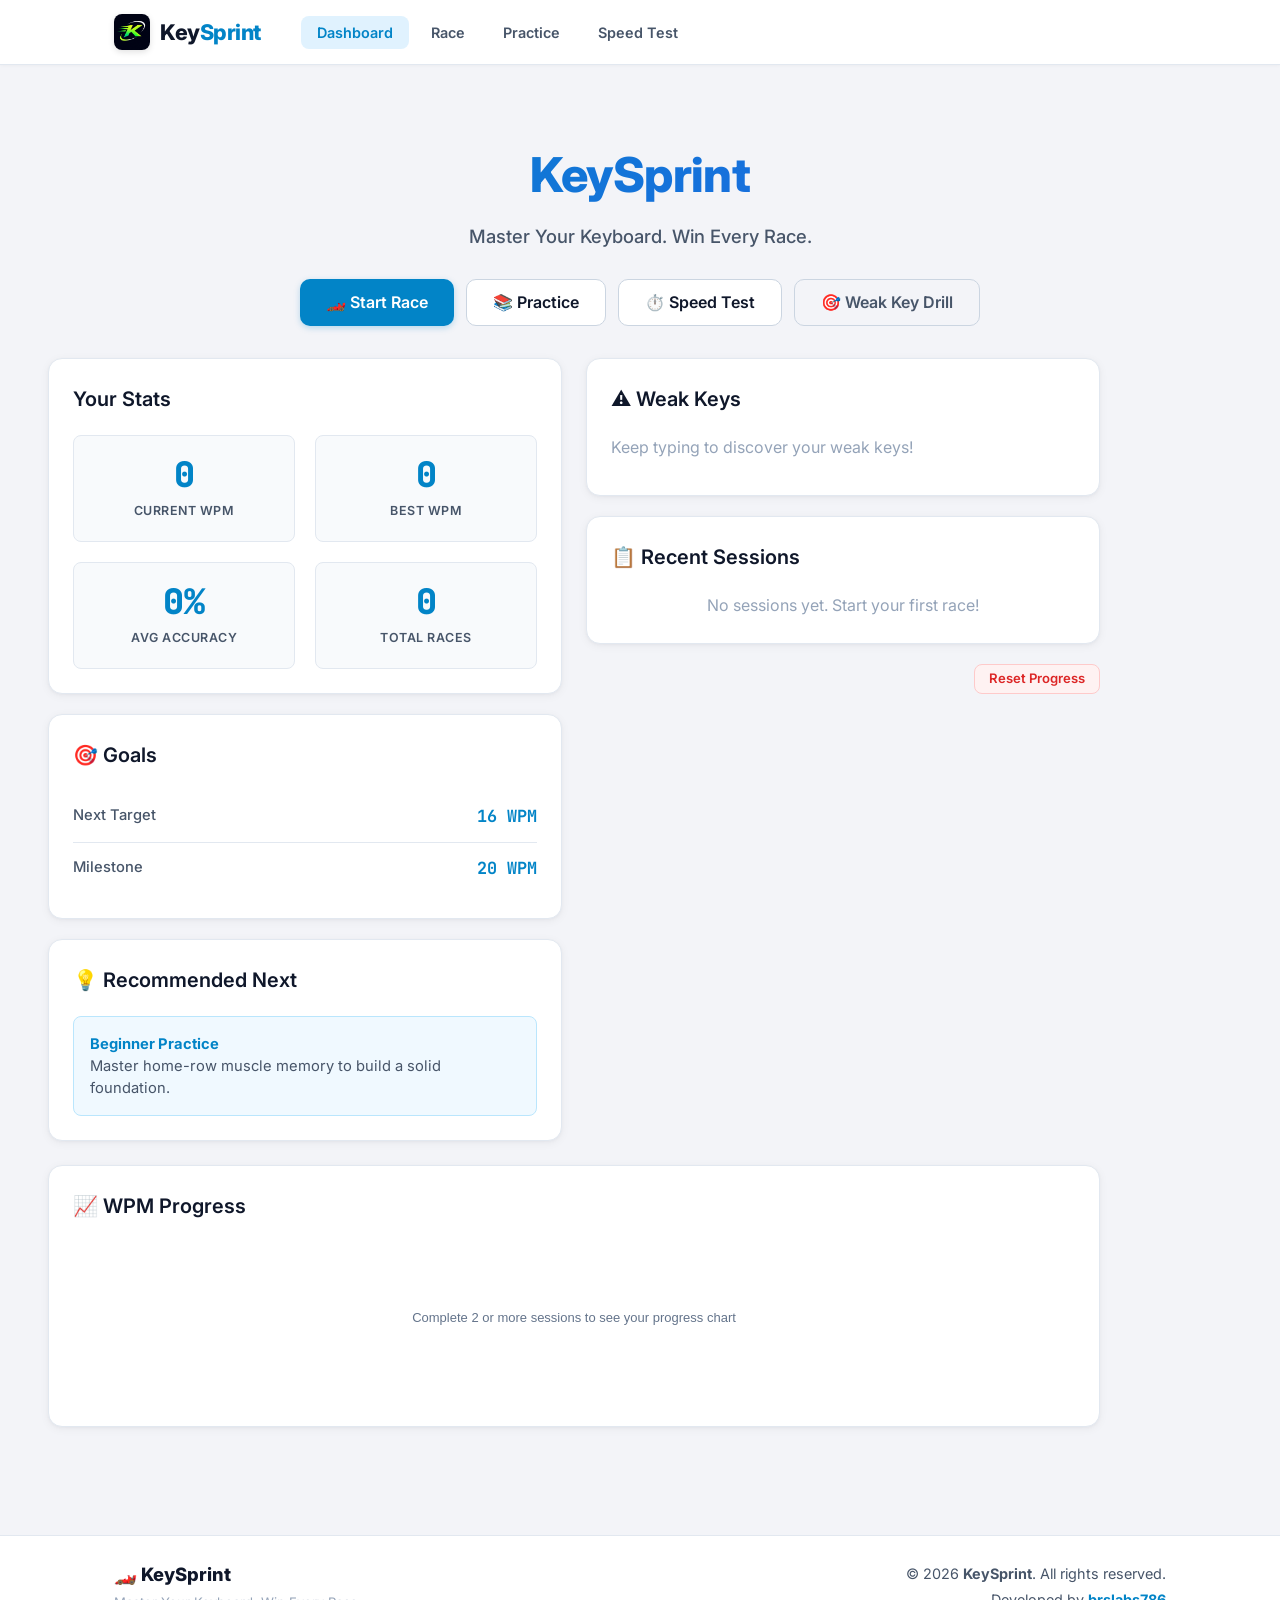
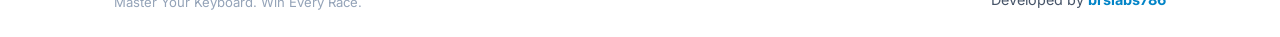
<file: index.html>
<!DOCTYPE html>
<html lang="en">
<head>
  <meta charset="UTF-8">
  <meta http-equiv="refresh" content="0; url=keysprint/">
  <title>KeySprint — Redirecting...</title>
  <link rel="icon" type="image/png" href="favicon.png">
  <link rel="apple-touch-icon" href="favicon.png">
  <script>window.location.href = "keysprint/";</script>
</head>
<body style="background:#f3f4f8;color:#0f172a;font-family:sans-serif;display:flex;align-items:center;justify-content:center;height:100vh;margin:0;">
  <p>Loading KeySprint... <a href="keysprint/" style="color:#0284c7;font-weight:600;">Click here if not redirected</a>.</p>
</body>
</html>
</file>
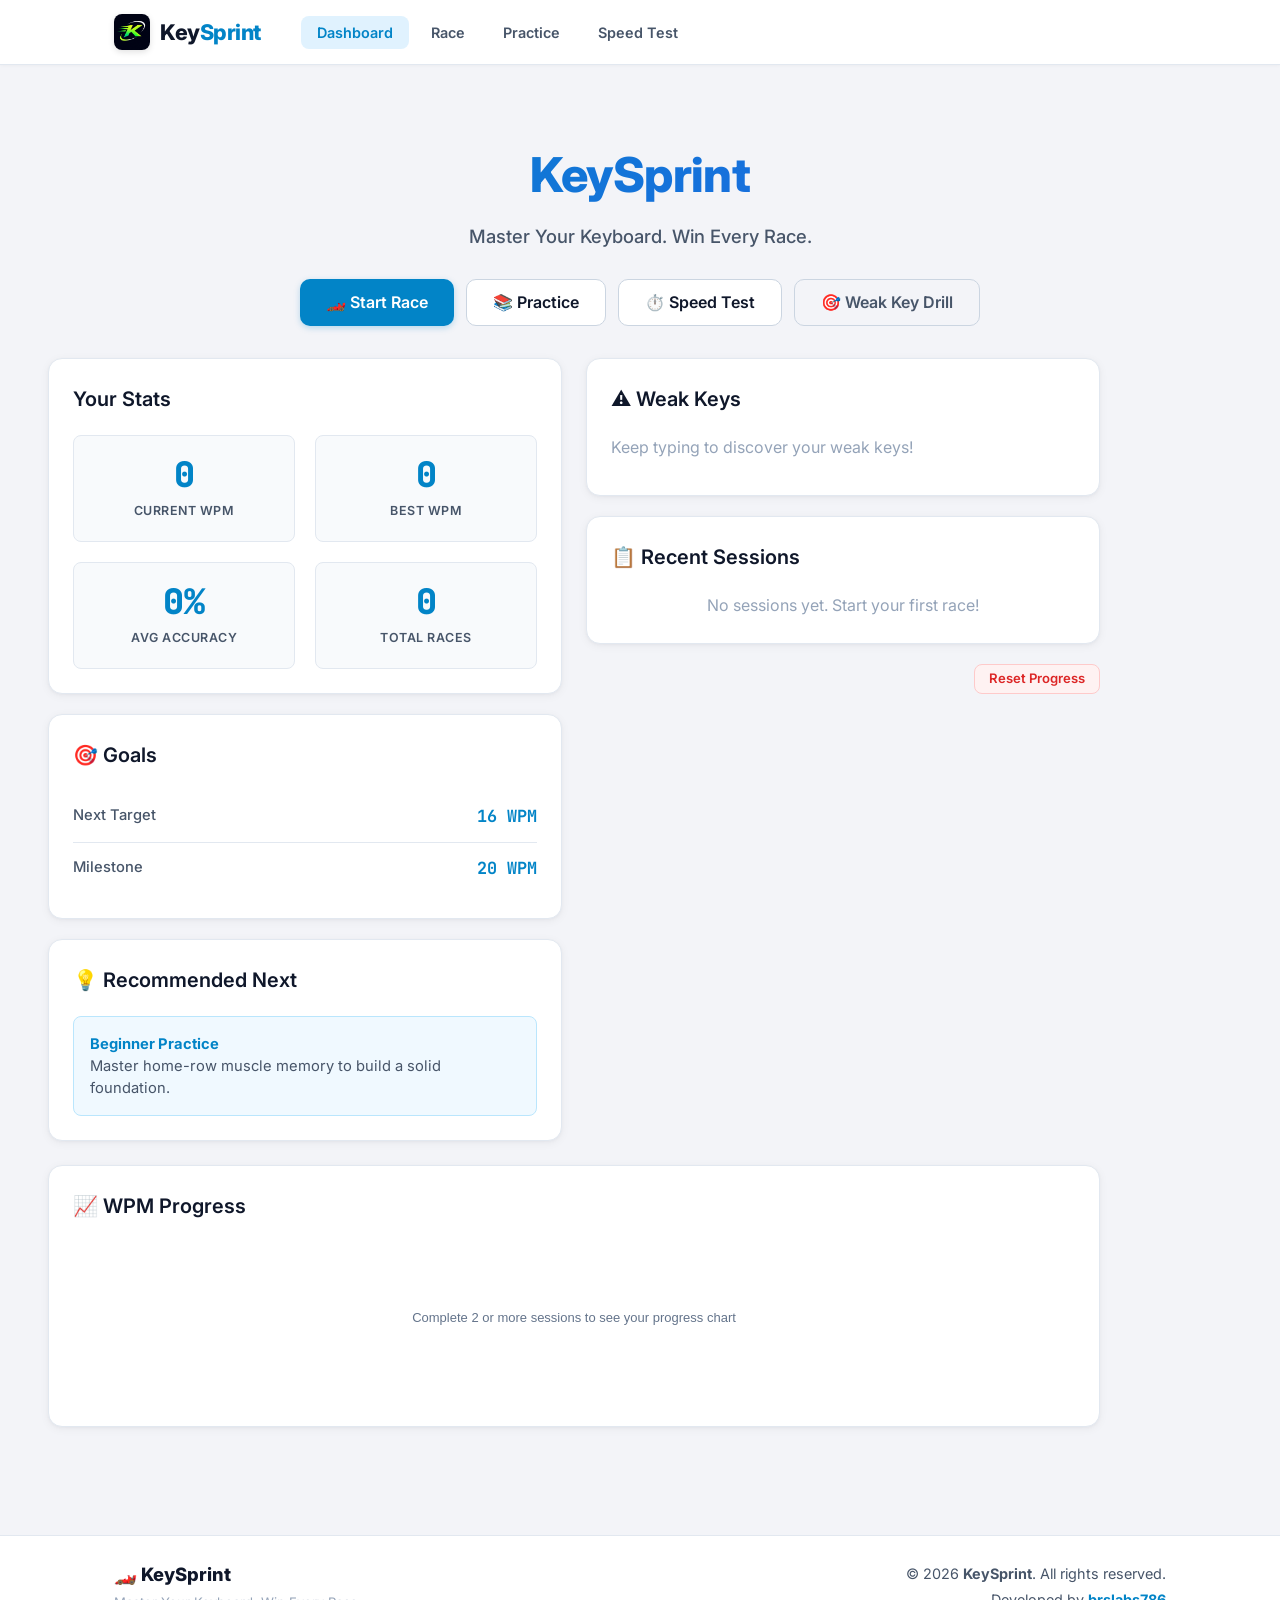
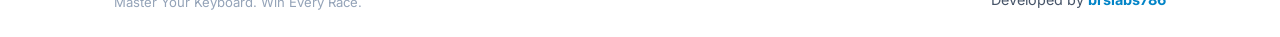
<file: keysprint/index.html>
<!DOCTYPE html>
<html lang="en">
<head>
  <meta charset="UTF-8" />
  <meta name="viewport" content="width=device-width, initial-scale=1.0" />
  <meta name="description" content="KeySprint — Master Your Keyboard. Win Every Race. A gamified typing speed trainer." />
  <title>KeySprint — Master Your Keyboard. Win Every Race.</title>

  <!-- Favicon -->
  <link rel="icon" type="image/png" sizes="32x32" href="favicon-32x32.png" />
  <link rel="icon" type="image/png" href="favicon.png" />
  <link rel="apple-touch-icon" href="favicon.png" />

  <!-- Fonts -->
  <link rel="preconnect" href="https://fonts.googleapis.com" />
  <link rel="preconnect" href="https://fonts.gstatic.com" crossorigin />
  <link href="https://fonts.googleapis.com/css2?family=JetBrains+Mono:wght@400;600;700&family=Inter:wght@400;500;600;700;800&display=swap" rel="stylesheet" />

  <!-- CSS -->
  <link rel="stylesheet" href="css/style.css?v=3" />
  <link rel="stylesheet" href="css/race.css?v=3" />
  <link rel="stylesheet" href="css/responsive.css?v=3" />

  <style>
    /* Inline critical — font override */
    body { font-family: 'Inter', 'Segoe UI', system-ui, sans-serif; }
    .passage-display, .typing-input, .key { font-family: 'JetBrains Mono', monospace; }
    .logo img, .logo-img, .brand-logo-img {
      width: 36px !important;
      height: 36px !important;
      max-width: 36px !important;
      max-height: 36px !important;
      border-radius: 8px !important;
      object-fit: cover !important;
      flex-shrink: 0 !important;
      display: inline-block !important;
    }
  </style>
</head>
<body>
<div id="app">

  <!-- ═══════════════════════════════════════════════════
       HEADER / NAV
  ════════════════════════════════════════════════════ -->
  <header>
    <div class="header-inner">
      <a class="logo" href="#" onclick="App.showView('dashboard'); App.renderDashboard(); return false;">
        <img src="favicon.png" alt="KeySprint Logo" class="logo-img brand-logo-img" width="36" height="36" style="width:36px;height:36px;max-width:36px;max-height:36px;object-fit:cover;border-radius:8px;flex-shrink:0;" />
        <span class="logo-name">Key<span>Sprint</span></span>
      </a>
      <nav>
        <button class="nav-btn active" id="nav-dashboard">Dashboard</button>
        <button class="nav-btn" id="nav-race">Race</button>
        <button class="nav-btn" id="nav-practice">Practice</button>
        <button class="nav-btn" id="nav-test">Speed Test</button>
      </nav>
    </div>
  </header>

  <!-- ═══════════════════════════════════════════════════
       VIEW: DASHBOARD
  ════════════════════════════════════════════════════ -->
  <div id="view-dashboard" class="view active">

    <!-- Hero -->
    <div class="dash-hero">
      <h1>KeySprint</h1>
      <p>Master Your Keyboard. Win Every Race.</p>
      <div class="dash-actions">
        <button class="btn btn-primary btn-lg" id="btn-start-race">🏎️ Start Race</button>
        <button class="btn btn-secondary btn-lg" id="btn-practice">📚 Practice</button>
        <button class="btn btn-secondary btn-lg" id="btn-typing-test">⏱️ Speed Test</button>
        <button class="btn btn-outline btn-lg" id="btn-adaptive">🎯 Weak Key Drill</button>
      </div>
    </div>

    <!-- Stats -->
    <div class="dash-grid container">
      <!-- Left column -->
      <div>
        <!-- Current stats -->
        <div class="card" style="margin-bottom:20px;">
          <div class="card-header">
            <h3>Your Stats</h3>
          </div>
          <div class="grid-2">
            <div class="stat-widget">
              <span class="stat-value" id="dash-current-wpm">0</span>
              <span class="stat-label">Current WPM</span>
            </div>
            <div class="stat-widget">
              <span class="stat-value" id="dash-best-wpm">0</span>
              <span class="stat-label">Best WPM</span>
            </div>
            <div class="stat-widget">
              <span class="stat-value" id="dash-accuracy">0%</span>
              <span class="stat-label">Avg Accuracy</span>
            </div>
            <div class="stat-widget">
              <span class="stat-value" id="dash-total-races">0</span>
              <span class="stat-label">Total Races</span>
            </div>
          </div>
        </div>

        <!-- Goals -->
        <div class="card" style="margin-bottom:20px;">
          <div class="card-header"><h3>🎯 Goals</h3></div>
          <div class="goal-item">
            <span class="goal-label">Next Target</span>
            <span class="goal-value"><span id="dash-next-target">16</span> WPM</span>
          </div>
          <div class="goal-item">
            <span class="goal-label">Milestone</span>
            <span class="goal-value"><span id="dash-milestone">20</span> WPM</span>
          </div>
        </div>

        <!-- Recommendation -->
        <div class="card">
          <div class="card-header"><h3>💡 Recommended Next</h3></div>
          <div class="recommendation-box" id="dash-recommendation">
            <strong>Start your first race!</strong><br>
            <span>Complete a session to get personalised recommendations.</span>
          </div>
        </div>
      </div>

      <!-- Right column -->
      <div>
        <!-- Weak keys -->
        <div class="card" style="margin-bottom:20px;">
          <div class="card-header"><h3>⚠️ Weak Keys</h3></div>
          <div id="dash-weak-keys" style="display:flex;gap:8px;flex-wrap:wrap;min-height:36px;">
            <span class="muted">Keep typing to discover your weak keys!</span>
          </div>
        </div>

        <!-- Recent history -->
        <div class="card" style="margin-bottom:20px;">
          <div class="card-header"><h3>📋 Recent Sessions</h3></div>
          <div id="dash-history">
            <p class="muted center">No sessions yet. Start your first race!</p>
          </div>
        </div>

        <!-- Reset -->
        <div style="text-align:right;">
          <button class="btn btn-danger btn-sm" id="btn-reset-stats">Reset Progress</button>
        </div>
      </div>
    </div>

    <!-- WPM Chart -->
    <div class="dash-chart-container container">
      <div class="card">
        <div class="card-header"><h3>📈 WPM Progress</h3></div>
        <div class="chart-canvas-wrap">
          <canvas id="dash-chart"></canvas>
        </div>
      </div>
    </div>

  </div><!-- /view-dashboard -->

  <!-- ═══════════════════════════════════════════════════
       VIEW: RACE
  ════════════════════════════════════════════════════ -->
  <div id="view-race" class="view">

    <!-- Setup bar -->
    <div class="race-setup container">
      <div class="race-setup-left">
        <h2>🏎️ Typing Race</h2>
        <p>Type the passage to advance your car. First to finish wins!</p>
      </div>
      <div class="race-setup-right">
        <label for="race-difficulty" style="color:var(--text-secondary);font-size:0.9rem;">Difficulty:</label>
        <select id="race-difficulty" class="difficulty-select">
          <option value="easy">Easy</option>
          <option value="medium" selected>Medium</option>
          <option value="hard">Hard</option>
        </select>
        <button class="btn btn-primary" id="btn-start-race-now">Start Race</button>
      </div>
    </div>

    <!-- Track -->
    <div class="race-track-container container" style="margin-left:24px;margin-right:24px;">
      <!-- Countdown overlay -->
      <div id="race-countdown" class="race-countdown-overlay">
        <div class="countdown-num">3</div>
      </div>

      <div class="track-road" id="race-track">
        <!-- Lane dividers -->
        <div class="lane-divider" style="top:69px;"></div>
        <div class="lane-divider" style="top:139px;"></div>
        <div class="lane-divider" style="top:209px;"></div>
        <!-- Start & finish lines -->
        <div class="start-line"></div>
        <div class="finish-line"></div>
      </div>
    </div>

    <!-- Active typing area -->
    <div id="race-active" style="display:none;" class="container" style="margin-top:0;">
      <div class="race-typing-area">
        <div class="race-top-bar">
          <div class="live-stats">
            <div class="live-stat">
              <span class="live-value" id="race-wpm">0</span>
              <span class="live-label">WPM</span>
            </div>
            <div class="live-stat">
              <span class="live-value" id="race-accuracy">100%</span>
              <span class="live-label">Accuracy</span>
            </div>
            <div class="live-stat">
              <span class="live-value" id="race-mistakes">0</span>
              <span class="live-label">Mistakes</span>
            </div>
          </div>
          <div class="race-controls">
            <button class="btn btn-outline btn-sm" id="btn-restart-race">↺ Restart</button>
          </div>
        </div>

        <!-- Progress bar -->
        <div class="progress-track" style="margin-bottom:16px;">
          <div class="progress-fill" id="race-progress-bar" style="width:0%;"></div>
        </div>

        <!-- Passage display -->
        <div class="passage-display" id="race-passage" aria-label="Passage to type"></div>

        <!-- Input -->
        <textarea
          id="race-input"
          class="typing-input"
          rows="2"
          placeholder="Start typing when the race begins…"
          disabled
          autocomplete="off"
          autocorrect="off"
          autocapitalize="off"
          spellcheck="false"
          aria-label="Typing input"
        ></textarea>
      </div>
    </div>

    <!-- Results -->
    <div id="race-results" style="display:none;"></div>

  </div><!-- /view-race -->

  <!-- ═══════════════════════════════════════════════════
       VIEW: PRACTICE
  ════════════════════════════════════════════════════ -->
  <div id="view-practice" class="view">

    <!-- Practice Menu -->
    <div id="practice-menu">
      <div class="page-title">
        <h2>📚 Practice Mode</h2>
      </div>
      <p class="page-subtitle">Build your typing skills step by step — from home row to advanced passages.</p>

      <!-- Beginner -->
      <div class="level-header">
        <span class="level-badge beginner">Beginner</span>
        <h3>Foundation Skills</h3>
      </div>
      <div id="practice-beginner"></div>

      <!-- Intermediate -->
      <div class="level-header">
        <span class="level-badge intermediate">Intermediate</span>
        <h3>Building Speed</h3>
      </div>
      <div id="practice-intermediate"></div>

      <!-- Advanced -->
      <div class="level-header">
        <span class="level-badge advanced">Advanced</span>
        <h3>Mastery Level</h3>
      </div>
      <div id="practice-advanced"></div>
    </div>

    <!-- Practice Session -->
    <div id="practice-session" style="display:none;">
      <div class="practice-header">
        <div>
          <h3 id="practice-lesson-title">Lesson</h3>
          <p class="practice-desc" id="practice-lesson-desc"></p>
        </div>
        <button class="btn btn-outline btn-sm" id="btn-back-practice">← Lessons</button>
      </div>

      <!-- Progress -->
      <div class="progress-track" style="margin-bottom:16px;">
        <div class="progress-fill" id="practice-progress-bar" style="width:0%;"></div>
      </div>

      <!-- Live stats -->
      <div class="live-stats" style="margin-bottom:16px;">
        <div class="live-stat">
          <span class="live-value" id="practice-wpm">0</span>
          <span class="live-label">WPM</span>
        </div>
        <div class="live-stat">
          <span class="live-value" id="practice-accuracy">100%</span>
          <span class="live-label">Accuracy</span>
        </div>
        <div class="live-stat">
          <span class="live-value" id="practice-mistakes">0</span>
          <span class="live-label">Mistakes</span>
        </div>
      </div>

      <!-- Passage -->
      <div class="passage-display" id="practice-display" style="margin-bottom:12px;"></div>

      <!-- Input -->
      <textarea
        id="practice-input"
        class="typing-input"
        rows="2"
        placeholder="Start typing…"
        autocomplete="off"
        autocorrect="off"
        autocapitalize="off"
        spellcheck="false"
        aria-label="Typing input"
      ></textarea>

      <!-- Visual keyboard -->
      <div id="practice-keyboard"></div>
    </div>

    <!-- Practice Results -->
    <div id="practice-results" style="display:none;"></div>

  </div><!-- /view-practice -->

  <!-- ═══════════════════════════════════════════════════
       VIEW: TYPING TEST
  ════════════════════════════════════════════════════ -->
  <div id="view-test" class="view">

    <!-- Setup -->
    <div id="test-setup">
      <div class="page-title" style="justify-content:center;">
        <h2>⏱️ Typing Speed Test</h2>
      </div>
      <p class="page-subtitle" style="text-align:center;">
        Choose a duration and start typing. WPM = (Correct characters ÷ 5) ÷ elapsed minutes.
      </p>

      <div class="card test-setup-card">
        <h3 style="margin-bottom:8px;">Select Duration</h3>
        <p style="font-size:0.9rem;">Timer starts the moment you begin typing.</p>
        <div class="test-duration-btns">
          <button class="test-duration-btn btn" id="btn-test-30">
            <span class="dur-num">30</span>
            <span class="dur-label">seconds</span>
          </button>
          <button class="test-duration-btn btn" id="btn-test-60">
            <span class="dur-num">60</span>
            <span class="dur-label">seconds</span>
          </button>
        </div>
      </div>
    </div>

    <!-- Active test -->
    <div id="test-active" style="display:none;">
      <div class="test-header">
        <div>
          <div class="test-timer-display" id="test-time">60</div>
          <div style="font-size:0.8rem;color:var(--text-muted);margin-top:2px;">seconds remaining</div>
        </div>
        <div class="live-stats">
          <div class="live-stat">
            <span class="live-value" id="test-wpm">0</span>
            <span class="live-label">WPM</span>
          </div>
          <div class="live-stat">
            <span class="live-value" id="test-accuracy">100%</span>
            <span class="live-label">Accuracy</span>
          </div>
          <div class="live-stat">
            <span class="live-value" id="test-correct">0</span>
            <span class="live-label">Correct</span>
          </div>
          <div class="live-stat">
            <span class="live-value" id="test-incorrect">0</span>
            <span class="live-label">Errors</span>
          </div>
        </div>
      </div>

      <!-- Passage -->
      <div class="passage-display" id="test-display" style="margin-bottom:12px;"></div>

      <!-- Input -->
      <textarea
        id="test-input"
        class="typing-input"
        rows="2"
        placeholder="Start typing to begin the test…"
        autocomplete="off"
        autocorrect="off"
        autocapitalize="off"
        spellcheck="false"
        aria-label="Typing input"
      ></textarea>
    </div>

    <!-- Results -->
    <div id="test-results" style="display:none;"></div>

  </div><!-- /view-test -->

  <!-- ═══════════════════════════════════════════════════
       FOOTER
  ════════════════════════════════════════════════════ -->
  <footer class="app-footer">
    <div class="footer-inner">
      <div class="footer-left">
        <span class="footer-logo">🏎️ KeySprint</span>
        <span class="footer-tagline">Master Your Keyboard. Win Every Race.</span>
      </div>
      <div class="footer-right">
        <p>© 2026 <strong>KeySprint</strong>. All rights reserved.</p>
        <p class="footer-credit">Developed by <a href="https://github.com/brslabs786" target="_blank" rel="noopener noreferrer">brslabs786</a></p>
      </div>
    </div>
  </footer>

</div><!-- /app -->

<!-- ── Scripts (order matters) ──────────────────────────── -->
<script src="js/storage.js"></script>
<script src="js/typing-engine.js"></script>
<script src="js/adaptive-learning.js"></script>
<script src="js/statistics.js"></script>
<script src="js/race.js"></script>
<script src="js/practice.js"></script>
<script src="js/app.js"></script>

</body>
</html>
</file>
<file: keysprint/css/style.css>
/* ══════════════════════════════════════════════════════════
   style.css — Base styles, design tokens, shared components
   Theme: Modern Clean White & Light Gray Combination
══════════════════════════════════════════════════════════ */

/* ── Design Tokens ──────────────────────────────────────── */
:root {
  --bg-deep:       #f3f4f8; /* Soft light gray background */
  --bg-panel:      #ffffff; /* Crisp pure white */
  --bg-card:       #ffffff; /* Clean white card */
  --bg-elevated:   #f8fafc; /* Very light slate-gray */
  --border:        #e2e8f0; /* Subtle light gray border */
  --border-bright: #cbd5e1; /* Clear defined border */

  --accent:        #0284c7; /* Vibrant racing sky-blue */
  --accent-hover:  #0369a1;
  --accent-glow:   rgba(2, 132, 199, 0.12);
  --accent2:       #e11d48; /* Racing crimson */
  --accent3:       #d97706; /* Racing amber/gold */
  --accent4:       #16a34a; /* Racing emerald green */
  --success:       #16a34a; /* Vibrant green */
  --danger:        #dc2626; /* Vibrant red */
  --warning:       #d97706; /* Warm amber */

  --text-primary:  #0f172a; /* Slate 900 - high contrast readability */
  --text-secondary:#475569; /* Slate 600 */
  --text-muted:    #94a3b8; /* Slate 400 */

  --font-main:     'Inter', -apple-system, BlinkMacSystemFont, 'Segoe UI', Roboto, sans-serif;
  --font-mono:     'JetBrains Mono', 'Fira Code', 'Consolas', monospace;

  --radius-sm:     8px;
  --radius-md:     14px;
  --radius-lg:     20px;

  --shadow-card:   0 2px 10px rgba(15, 23, 42, 0.05), 0 1px 3px rgba(15, 23, 42, 0.03);
  --shadow-glow:   0 0 15px rgba(2, 132, 199, 0.15);

  --transition:    all 0.2s ease;
}

/* ── Reset & Base ───────────────────────────────────────── */
*, *::before, *::after { box-sizing: border-box; margin: 0; padding: 0; }

html { font-size: 16px; scroll-behavior: smooth; }

body {
  font-family: var(--font-main);
  background: var(--bg-deep);
  color: var(--text-primary);
  min-height: 100vh;
  line-height: 1.6;
  overflow-x: hidden;
  -webkit-font-smoothing: antialiased;
}

/* ── Typography ─────────────────────────────────────────── */
h1 { font-size: 2.3rem; font-weight: 800; letter-spacing: -0.6px; color: var(--text-primary); }
h2 { font-size: 1.6rem; font-weight: 700; letter-spacing: -0.4px; color: var(--text-primary); }
h3 { font-size: 1.25rem; font-weight: 600; color: var(--text-primary); }
h4 { font-size: 1rem; font-weight: 600; color: var(--text-primary); }
p  { color: var(--text-secondary); }
.muted { color: var(--text-muted); }
.center { text-align: center; }

/* ── Layout ─────────────────────────────────────────────── */
#app {
  display: flex;
  flex-direction: column;
  min-height: 100vh;
}

.view { display: none; flex: 1; }
.view.active { display: block; animation: fadeIn 0.22s ease-out; }

@keyframes fadeIn {
  from { opacity: 0; transform: translateY(6px); }
  to   { opacity: 1; transform: translateY(0); }
}

.container {
  max-width: 1100px;
  margin: 0 auto;
  padding: 0 24px;
}

.section {
  padding: 32px 0;
}

/* ── Top Navigation ─────────────────────────────────────── */
header {
  background: var(--bg-panel);
  border-bottom: 1px solid var(--border);
  position: sticky;
  top: 0;
  z-index: 100;
  box-shadow: 0 1px 3px rgba(0, 0, 0, 0.03);
}

.header-inner {
  display: flex;
  align-items: center;
  gap: 20px;
  height: 64px;
  max-width: 1100px;
  margin: 0 auto;
  padding: 0 24px;
}

.logo {
  display: flex;
  align-items: center;
  gap: 10px;
  text-decoration: none;
  flex-shrink: 0;
}

.logo-icon {
  width: 36px;
  height: 36px;
  background: linear-gradient(135deg, var(--accent), #38bdf8);
  border-radius: 10px;
  display: flex;
  align-items: center;
  justify-content: center;
  font-size: 18px;
  box-shadow: 0 2px 6px rgba(2, 132, 199, 0.3);
}

.logo img,
.logo-img,
.brand-logo-img {
  width: 36px !important;
  height: 36px !important;
  max-width: 36px !important;
  max-height: 36px !important;
  border-radius: 8px !important;
  object-fit: cover !important;
  box-shadow: 0 2px 6px rgba(0, 0, 0, 0.12);
  display: inline-block !important;
  flex-shrink: 0 !important;
}

.logo-name {
  font-size: 1.35rem;
  font-weight: 800;
  color: var(--text-primary);
  letter-spacing: -0.5px;
}

.logo-name span { color: var(--accent); }

nav {
  display: flex;
  gap: 6px;
  flex: 1;
  margin-left: 20px;
}

.nav-btn {
  background: transparent;
  border: none;
  color: var(--text-secondary);
  padding: 8px 16px;
  border-radius: var(--radius-sm);
  cursor: pointer;
  font-size: 0.9rem;
  font-weight: 600;
  transition: var(--transition);
  font-family: var(--font-main);
}

.nav-btn:hover {
  background: var(--bg-elevated);
  color: var(--text-primary);
}

.nav-btn.active {
  background: #e0f2fe;
  color: var(--accent);
}

/* ── Cards ──────────────────────────────────────────────── */
.card {
  background: var(--bg-card);
  border: 1px solid var(--border);
  border-radius: var(--radius-md);
  padding: 24px;
  box-shadow: var(--shadow-card);
}

.card-header {
  display: flex;
  align-items: center;
  justify-content: space-between;
  margin-bottom: 20px;
}

/* ── Buttons ────────────────────────────────────────────── */
.btn {
  display: inline-flex;
  align-items: center;
  gap: 8px;
  padding: 10px 22px;
  border-radius: var(--radius-sm);
  border: none;
  cursor: pointer;
  font-family: var(--font-main);
  font-size: 0.92rem;
  font-weight: 600;
  transition: var(--transition);
  text-decoration: none;
  line-height: 1.2;
}

.btn:disabled { opacity: 0.4; cursor: not-allowed; }

.btn-primary {
  background: var(--accent);
  color: #ffffff;
  box-shadow: 0 2px 6px rgba(2, 132, 199, 0.25);
}
.btn-primary:hover:not(:disabled) {
  background: var(--accent-hover);
  transform: translateY(-1px);
  box-shadow: 0 4px 12px rgba(2, 132, 199, 0.35);
}

.btn-secondary {
  background: #ffffff;
  color: var(--text-primary);
  border: 1px solid var(--border-bright);
}
.btn-secondary:hover:not(:disabled) {
  background: var(--bg-elevated);
  border-color: var(--accent);
  color: var(--accent);
}

.btn-outline {
  background: transparent;
  border: 1px solid var(--border-bright);
  color: var(--text-secondary);
}
.btn-outline:hover:not(:disabled) {
  border-color: var(--text-secondary);
  color: var(--text-primary);
  background: var(--bg-elevated);
}

.btn-danger {
  background: #fef2f2;
  color: var(--danger);
  border: 1px solid #fecaca;
}
.btn-danger:hover:not(:disabled) {
  background: #fee2e2;
}

.btn-sm { padding: 6px 14px; font-size: 0.82rem; }
.btn-lg { padding: 13px 26px; font-size: 1rem; border-radius: 10px; }

/* ── Stat Widgets ───────────────────────────────────────── */
.stat-widget {
  background: var(--bg-elevated);
  border: 1px solid var(--border);
  border-radius: var(--radius-sm);
  padding: 20px 16px;
  text-align: center;
  transition: var(--transition);
}

.stat-widget:hover {
  border-color: var(--accent);
  box-shadow: 0 2px 8px rgba(2, 132, 199, 0.08);
}

.stat-widget .stat-value {
  display: block;
  font-size: 2.2rem;
  font-weight: 800;
  color: var(--accent);
  line-height: 1.1;
  font-family: var(--font-mono);
}

.stat-widget .stat-label {
  display: block;
  font-size: 0.78rem;
  color: var(--text-secondary);
  text-transform: uppercase;
  letter-spacing: 0.5px;
  margin-top: 6px;
  font-weight: 600;
}

/* ── Passage Display ────────────────────────────────────── */
.passage-display {
  font-family: var(--font-mono);
  font-size: 1.15rem;
  line-height: 2;
  letter-spacing: 0.02em;
  padding: 20px;
  background: #ffffff;
  border: 1px solid var(--border-bright);
  border-radius: var(--radius-sm);
  min-height: 90px;
  word-break: break-word;
  user-select: none;
  box-shadow: inset 0 1px 3px rgba(0,0,0,0.02);
}

.char {
  position: relative;
  transition: color 0.05s ease, background-color 0.05s ease;
}

/* Correct: Vibrant clear green */
.char.correct {
  color: #16a34a;
  font-weight: 600;
}

/* Incorrect: Exact character that was mistyped is red */
.char.incorrect {
  color: #dc2626;
  background: #fee2e2;
  border-radius: 3px;
  padding: 0 1px;
  font-weight: 700;
}

/* Active cursor */
.char.active {
  color: var(--text-primary);
  background: rgba(2, 132, 199, 0.2);
  border-radius: 3px;
  padding: 0 1px;
  animation: blink-cursor 1s step-start infinite;
}

.char.pending {
  color: #94a3b8;
}

@keyframes blink-cursor {
  50% { background: rgba(2, 132, 199, 0.08); }
}

/* ── Typing Input ───────────────────────────────────────── */
.typing-input {
  width: 100%;
  background: #ffffff;
  border: 2px solid var(--border-bright);
  border-radius: var(--radius-sm);
  color: var(--text-primary);
  font-family: var(--font-mono);
  font-size: 1.05rem;
  padding: 14px 18px;
  resize: none;
  outline: none;
  transition: var(--transition);
  margin-top: 12px;
  box-shadow: 0 1px 2px rgba(0,0,0,0.03);
}

.typing-input:focus {
  border-color: var(--accent);
  box-shadow: 0 0 0 3px rgba(2, 132, 199, 0.15);
}

.typing-input:disabled {
  background: var(--bg-elevated);
  opacity: 0.6;
  cursor: not-allowed;
}

/* ── Progress Bar ───────────────────────────────────────── */
.progress-track {
  background: #e2e8f0;
  border-radius: 100px;
  height: 8px;
  overflow: hidden;
}

.progress-fill {
  height: 100%;
  border-radius: 100px;
  background: linear-gradient(90deg, var(--accent), #38bdf8);
  transition: width 0.25s ease;
  min-width: 2px;
}

/* ── Live Stats Row ─────────────────────────────────────── */
.live-stats {
  display: flex;
  gap: 14px;
  flex-wrap: wrap;
}

.live-stat {
  background: var(--bg-elevated);
  border: 1px solid var(--border);
  border-radius: var(--radius-sm);
  padding: 10px 16px;
  display: flex;
  flex-direction: column;
  align-items: center;
  min-width: 76px;
}

.live-stat .live-value {
  font-size: 1.5rem;
  font-weight: 800;
  color: var(--accent);
  line-height: 1;
  font-family: var(--font-mono);
}

.live-stat .live-label {
  font-size: 0.72rem;
  color: var(--text-secondary);
  text-transform: uppercase;
  letter-spacing: 0.5px;
  margin-top: 4px;
  font-weight: 600;
}

/* ── Key Chips ──────────────────────────────────────────── */
.key-chip {
  display: inline-flex;
  align-items: center;
  flex-direction: column;
  gap: 2px;
  padding: 6px 12px;
  border-radius: 6px;
  font-family: var(--font-mono);
  font-size: 0.9rem;
  font-weight: 700;
  min-width: 40px;
  text-align: center;
}

.key-chip.bad {
  background: #fef2f2;
  border: 1px solid #fecaca;
  color: var(--danger);
}

.key-chip small {
  font-size: 0.7rem;
  font-weight: 500;
  color: var(--text-secondary);
}

/* ── Badges ─────────────────────────────────────────────── */
.badge {
  display: inline-flex;
  align-items: center;
  gap: 4px;
  padding: 6px 14px;
  border-radius: 100px;
  font-size: 0.85rem;
  font-weight: 700;
}

.badge-gold {
  background: #fef3c7;
  color: #92400e;
  border: 1px solid #fde68a;
}

/* ── Results Card (shared) ──────────────────────────────── */
.results-card {
  max-width: 640px;
  margin: 40px auto;
  background: #ffffff;
  border: 1px solid var(--border);
  border-radius: var(--radius-lg);
  padding: 36px;
  box-shadow: 0 10px 30px rgba(15, 23, 42, 0.08);
  animation: slideUp 0.35s ease-out;
}

@keyframes slideUp {
  from { transform: translateY(16px); opacity: 0; }
  to   { transform: translateY(0); opacity: 1; }
}

.results-header {
  text-align: center;
  margin-bottom: 28px;
}

.results-header h2 { font-size: 1.85rem; margin-bottom: 8px; }

.result-position-badge {
  display: inline-block;
  padding: 6px 18px;
  border-radius: 100px;
  font-weight: 700;
  font-size: 1rem;
  margin-top: 8px;
}
.result-position-badge.pos-1 { background: #fef3c7; color: #92400e; border: 1px solid #fde68a; }
.result-position-badge.pos-2 { background: #f1f5f9; color: #475569; border: 1px solid #cbd5e1; }
.result-position-badge.pos-3 { background: #ffedd5; color: #9a3412; border: 1px solid #fed7aa; }
.result-position-badge.pos-4 { background: #f8fafc; color: #64748b; border: 1px solid #e2e8f0; }

.results-stats {
  display: grid;
  grid-template-columns: repeat(4, 1fr);
  gap: 12px;
  margin-bottom: 24px;
}

.result-stat {
  background: var(--bg-elevated);
  border-radius: var(--radius-sm);
  padding: 16px 8px;
  text-align: center;
  border: 1px solid var(--border);
}

.result-stat .stat-value {
  display: block;
  font-size: 1.7rem;
  font-weight: 800;
  color: var(--accent);
  font-family: var(--font-mono);
}

.result-stat .stat-label {
  font-size: 0.75rem;
  color: var(--text-secondary);
  text-transform: uppercase;
  letter-spacing: 0.5px;
  font-weight: 600;
  margin-top: 2px;
}

.results-comparison {
  display: grid;
  grid-template-columns: 1fr 1fr 1.3fr;
  gap: 12px;
  background: var(--bg-elevated);
  border: 1px solid var(--border);
  border-radius: var(--radius-sm);
  padding: 14px 18px;
  margin-bottom: 20px;
  align-items: center;
}

.comp-item {
  display: flex;
  flex-direction: column;
  gap: 2px;
}

.comp-label {
  font-size: 0.72rem;
  color: var(--text-secondary);
  text-transform: uppercase;
  letter-spacing: 0.5px;
  font-weight: 600;
}

.comp-val {
  font-size: 1.15rem;
  font-weight: 700;
  color: var(--text-primary);
  font-family: var(--font-mono);
}

.comp-val.accent {
  color: var(--accent);
}

.trend-pill {
  display: inline-flex;
  align-items: center;
  font-size: 0.8rem;
  font-weight: 700;
  padding: 4px 10px;
  border-radius: 6px;
  width: fit-content;
}

.trend-up {
  background: #dcfce7;
  color: #15803d;
  border: 1px solid #bbf7d0;
}

.trend-down {
  background: #fee2e2;
  color: #b91c1c;
  border: 1px solid #fecaca;
}

.trend-neutral {
  background: #f1f5f9;
  color: var(--text-secondary);
  border: 1px solid #e2e8f0;
}

.results-progress {
  display: flex;
  justify-content: space-around;
  padding: 16px;
  background: var(--bg-elevated);
  border: 1px solid var(--border);
  border-radius: var(--radius-sm);
  margin-bottom: 20px;
}

.progress-item {
  display: flex;
  flex-direction: column;
  align-items: center;
  gap: 4px;
  font-size: 0.85rem;
  color: var(--text-secondary);
}

.progress-item strong { color: var(--text-primary); font-size: 1.05rem; }

.weak-keys-summary {
  background: var(--bg-elevated);
  border: 1px solid var(--border);
  border-radius: var(--radius-sm);
  padding: 14px 18px;
  margin-bottom: 20px;
}

.weak-keys-summary h4 { font-size: 0.88rem; color: var(--text-primary); margin-bottom: 10px; }

.weak-key-chips {
  display: flex;
  gap: 8px;
  flex-wrap: wrap;
}

.result-recommendation {
  background: #f0f9ff;
  border: 1px solid #bae6fd;
  border-radius: var(--radius-sm);
  padding: 14px 18px;
  margin-bottom: 24px;
}

.result-recommendation .rec-title {
  font-size: 0.72rem;
  color: var(--accent);
  text-transform: uppercase;
  letter-spacing: 0.5px;
  font-weight: 700;
  margin-bottom: 4px;
}

.result-recommendation strong {
  color: var(--text-primary);
  font-size: 0.95rem;
  display: block;
}

.result-recommendation p {
  font-size: 0.85rem;
  color: var(--text-secondary);
  margin-top: 2px;
}

.results-actions {
  display: flex;
  gap: 12px;
  flex-wrap: wrap;
  justify-content: center;
}

/* ── History rows ───────────────────────────────────────── */
.history-row {
  display: flex;
  align-items: center;
  gap: 12px;
  padding: 12px 0;
  border-bottom: 1px solid var(--border);
  font-size: 0.92rem;
}

.history-row:last-child { border-bottom: none; }
.history-icon { font-size: 1.15rem; }
.history-info { flex: 1; color: var(--text-secondary); font-weight: 500; }
.history-wpm { font-weight: 700; color: var(--accent); min-width: 75px; text-align: right; font-family: var(--font-mono); }
.history-acc { color: var(--text-secondary); min-width: 55px; text-align: right; font-size: 0.85rem; font-weight: 600; }

/* ── Grid helpers ───────────────────────────────────────── */
.grid-2 { display: grid; grid-template-columns: 1fr 1fr; gap: 20px; }
.grid-3 { display: grid; grid-template-columns: repeat(3, 1fr); gap: 16px; }
.grid-4 { display: grid; grid-template-columns: repeat(4, 1fr); gap: 16px; }

/* ── Dashboard specific ─────────────────────────────────── */
#view-dashboard { padding: 32px 0 48px; }

.dash-hero {
  text-align: center;
  padding: 40px 24px 32px;
}

.dash-hero h1 {
  font-size: 3rem;
  background: linear-gradient(135deg, #0284c7, #2563eb);
  -webkit-background-clip: text;
  -webkit-text-fill-color: transparent;
  background-clip: text;
  margin-bottom: 8px;
}

.dash-hero p {
  font-size: 1.15rem;
  color: var(--text-secondary);
  margin-bottom: 28px;
  font-weight: 500;
}

.dash-actions {
  display: flex;
  gap: 12px;
  justify-content: center;
  flex-wrap: wrap;
}

.dash-grid {
  display: grid;
  grid-template-columns: 1fr 1fr;
  gap: 24px;
  margin: 0 24px 24px;
}

.dash-chart-container {
  margin: 0 24px 20px;
}

.chart-canvas-wrap {
  position: relative;
  height: 160px;
  width: 100%;
}

#dash-chart {
  width: 100%;
  height: 100%;
  display: block;
}

/* ── Lesson cards ───────────────────────────────────────── */
.lesson-card {
  display: flex;
  align-items: center;
  gap: 16px;
  padding: 16px 20px;
  background: #ffffff;
  border: 1px solid var(--border);
  border-radius: var(--radius-sm);
  margin-bottom: 12px;
  transition: var(--transition);
  box-shadow: 0 1px 2px rgba(0,0,0,0.02);
}

.lesson-card:hover {
  border-color: var(--accent);
  box-shadow: 0 4px 12px rgba(2, 132, 199, 0.08);
  transform: translateY(-1px);
}

.lesson-card.done {
  background: #f8fafc;
  opacity: 0.8;
}

.lesson-icon { font-size: 1.6rem; flex-shrink: 0; }

.lesson-info {
  flex: 1;
  display: flex;
  flex-direction: column;
  gap: 3px;
}

.lesson-info strong { font-size: 1rem; color: var(--text-primary); }
.lesson-info span { font-size: 0.84rem; color: var(--text-secondary); }

/* ── Level headers ──────────────────────────────────────── */
.level-header {
  display: flex;
  align-items: center;
  gap: 12px;
  margin: 28px 0 14px;
}

.level-badge {
  padding: 4px 12px;
  border-radius: 100px;
  font-size: 0.75rem;
  font-weight: 700;
  letter-spacing: 0.5px;
  text-transform: uppercase;
}

.level-badge.beginner { background: #dcfce7; color: #15803d; }
.level-badge.intermediate { background: #fef3c7; color: #b45309; }
.level-badge.advanced { background: #ffe4e6; color: #be123c; }

/* ── Page titles ────────────────────────────────────────── */
.page-title {
  padding: 32px 24px 0;
  display: flex;
  align-items: center;
  gap: 12px;
  margin-bottom: 8px;
}

.page-title h2 { font-size: 1.6rem; }
.page-subtitle {
  padding: 0 24px;
  color: var(--text-secondary);
  font-size: 0.95rem;
  margin-bottom: 24px;
}

/* ── Difficulty selector ────────────────────────────────── */
.difficulty-select {
  background: #ffffff;
  border: 1px solid var(--border-bright);
  border-radius: var(--radius-sm);
  color: var(--text-primary);
  padding: 8px 14px;
  font-family: var(--font-main);
  font-size: 0.9rem;
  font-weight: 500;
  outline: none;
  cursor: pointer;
}

.difficulty-select:focus { border-color: var(--accent); }

/* ── Recommendation box ─────────────────────────────────── */
.recommendation-box {
  background: #f0f9ff;
  border: 1px solid #bae6fd;
  border-radius: var(--radius-sm);
  padding: 16px;
  font-size: 0.92rem;
  line-height: 1.5;
}

.recommendation-box strong { color: var(--accent); }
.recommendation-box span { color: var(--text-secondary); }

/* ── Goals ──────────────────────────────────────────────── */
.goal-item {
  display: flex;
  align-items: center;
  justify-content: space-between;
  padding: 12px 0;
  border-bottom: 1px solid var(--border);
  font-size: 0.92rem;
}

.goal-item:last-child { border-bottom: none; }
.goal-item .goal-label { color: var(--text-secondary); font-weight: 500; }
.goal-item .goal-value { font-weight: 700; color: var(--accent); font-family: var(--font-mono); font-size: 1.05rem; }

/* ── Finger Guidance Banner ──────────────────────────────── */
.finger-guidance {
  display: flex;
  align-items: center;
  justify-content: center;
  gap: 14px;
  background: #ffffff;
  border: 1px solid var(--border-bright);
  border-radius: var(--radius-sm);
  padding: 12px 20px;
  margin-bottom: 16px;
  font-size: 0.95rem;
  color: var(--text-secondary);
  box-shadow: 0 1px 3px rgba(0,0,0,0.03);
}

.guidance-key {
  font-family: var(--font-mono);
  background: var(--bg-elevated);
  color: var(--accent);
  padding: 3px 10px;
  border-radius: 6px;
  border: 1px solid var(--border-bright);
  font-size: 1.05rem;
  font-weight: 700;
}

.guidance-finger {
  font-weight: 700;
}

.guidance-sep {
  color: var(--border-bright);
}

.legend-item.active-legend {
  color: var(--text-primary);
  font-weight: 700;
  text-decoration: underline;
}

/* ── Scrollbar ──────────────────────────────────────────── */
::-webkit-scrollbar { width: 8px; height: 8px; }
::-webkit-scrollbar-track { background: var(--bg-deep); }
::-webkit-scrollbar-thumb { background: #cbd5e1; border-radius: 4px; }
::-webkit-scrollbar-thumb:hover { background: #94a3b8; }

/* ── Selection ──────────────────────────────────────────── */
::selection { background: #bae6fd; color: #0284c7; }

/* ── Footer ─────────────────────────────────────────────── */
.app-footer {
  background: var(--bg-panel);
  border-top: 1px solid var(--border);
  margin-top: 40px;
  padding: 24px 0;
  color: var(--text-secondary);
  font-size: 0.9rem;
}

.footer-inner {
  max-width: 1100px;
  margin: 0 auto;
  padding: 0 24px;
  display: flex;
  align-items: center;
  justify-content: space-between;
  flex-wrap: wrap;
  gap: 16px;
}

.footer-left {
  display: flex;
  flex-direction: column;
  gap: 3px;
}

.footer-logo {
  font-weight: 800;
  font-size: 1.15rem;
  color: var(--text-primary);
}

.footer-tagline {
  font-size: 0.82rem;
  color: var(--text-muted);
}

.footer-right {
  display: flex;
  flex-direction: column;
  align-items: flex-end;
  gap: 3px;
}

.footer-credit a {
  color: var(--accent);
  text-decoration: none;
  font-weight: 700;
  transition: var(--transition);
}

.footer-credit a:hover {
  text-decoration: underline;
  color: var(--accent-hover);
}

@media (max-width: 600px) {
  .footer-inner {
    flex-direction: column;
    align-items: center;
    text-align: center;
  }
  .footer-right {
    align-items: center;
  }
}
</file>
<file: keysprint/css/race.css>
/* ══════════════════════════════════════════════════════════
   race.css — Racing track, cars, countdown, race UI
   Theme: Modern Clean White & Light Gray Combination
══════════════════════════════════════════════════════════ */

/* ── Race View ──────────────────────────────────────────── */
#view-race {
  padding: 0 0 48px;
}

.race-setup {
  padding: 32px 24px 0;
  display: flex;
  align-items: center;
  justify-content: space-between;
  flex-wrap: wrap;
  gap: 16px;
  margin-bottom: 24px;
  max-width: 1100px;
  margin-left: auto;
  margin-right: auto;
}

.race-setup-left h2 { font-size: 1.6rem; color: var(--text-primary); }
.race-setup-left p { color: var(--text-secondary); font-size: 0.95rem; }

.race-setup-right {
  display: flex;
  align-items: center;
  gap: 12px;
}

/* ── Track Container ────────────────────────────────────── */
.race-track-container {
  position: relative;
  margin: 0 24px 24px;
  background: #ffffff;
  border: 1px solid var(--border);
  border-radius: var(--radius-md);
  overflow: hidden;
  box-shadow: var(--shadow-card);
}

.track-road {
  position: relative;
  height: 310px;
  width: 100%;
  background: #1e293b; /* Sleek dark asphalt racing track for high contrast and excitement */
}

/* Finish line */
.finish-line {
  position: absolute;
  right: 0;
  top: 0;
  bottom: 0;
  width: 20px;
  background: repeating-linear-gradient(
    0deg,
    #0f172a 0px,
    #0f172a 10px,
    #ffffff 10px,
    #ffffff 20px
  );
  opacity: 0.85;
  z-index: 5;
}

/* Start line */
.start-line {
  position: absolute;
  left: 10px;
  top: 0;
  bottom: 0;
  width: 4px;
  background: #38bdf8;
  z-index: 5;
}

/* Lane dividers */
.lane-divider {
  position: absolute;
  left: 10px;
  right: 20px;
  height: 1px;
  background: repeating-linear-gradient(90deg, rgba(255,255,255,0.2) 0px, rgba(255,255,255,0.2) 20px, transparent 20px, transparent 40px);
}

/* ── Cars ───────────────────────────────────────────────── */
.race-car {
  position: absolute;
  transition: left 0.1s linear;
  display: flex;
  flex-direction: column;
  align-items: flex-start;
  gap: 2px;
  z-index: 10;
}

.race-car .car-label {
  font-size: 0.68rem;
  font-weight: 700;
  color: #94a3b8;
  white-space: nowrap;
  margin-left: 2px;
}

.race-car[data-lane="0"] .car-label { color: #38bdf8; }

.race-car.finished {
  filter: brightness(0.85);
}

/* ── Countdown Overlay ──────────────────────────────────── */
.race-countdown-overlay {
  position: absolute;
  inset: 0;
  display: flex;
  align-items: center;
  justify-content: center;
  background: rgba(255, 255, 255, 0.9);
  backdrop-filter: blur(4px);
  z-index: 20;
  border-radius: var(--radius-md);
}

.countdown-num {
  font-size: 7.5rem;
  font-weight: 900;
  color: var(--accent);
  text-shadow: 0 4px 20px rgba(2, 132, 199, 0.3);
  animation: countdown-pop 0.5s ease-out forwards;
}

.countdown-num.go {
  color: #16a34a;
  font-size: 5.5rem;
  text-shadow: 0 4px 20px rgba(22, 163, 74, 0.3);
}

@keyframes countdown-pop {
  0%   { transform: scale(1.4); opacity: 0; }
  30%  { transform: scale(1.0); opacity: 1; }
  80%  { opacity: 1; }
  100% { transform: scale(0.95); opacity: 0.85; }
}

/* ── Race Active Panel ──────────────────────────────────── */
#race-active {
  margin: 0 24px;
  max-width: calc(1100px - 48px);
  margin-left: auto;
  margin-right: auto;
}

.race-typing-area {
  background: #ffffff;
  border: 1px solid var(--border);
  border-radius: var(--radius-md);
  padding: 24px;
  margin: 0 24px;
  max-width: calc(1100px - 48px);
  margin-left: auto;
  margin-right: auto;
  box-shadow: var(--shadow-card);
}

.race-top-bar {
  display: flex;
  align-items: center;
  justify-content: space-between;
  margin-bottom: 16px;
  flex-wrap: wrap;
  gap: 12px;
}

.race-controls {
  display: flex;
  align-items: center;
  gap: 10px;
}

/* ── Results area ───────────────────────────────────────── */
#race-results {
  margin: 0 24px;
}

/* ── Test View ──────────────────────────────────────────── */
#view-test {
  padding: 0 0 48px;
}

.test-setup-card {
  max-width: 540px;
  margin: 40px auto 0;
  text-align: center;
  padding: 40px;
  background: #ffffff;
  border: 1px solid var(--border);
  border-radius: var(--radius-md);
  box-shadow: var(--shadow-card);
}

.test-duration-btns {
  display: flex;
  gap: 16px;
  justify-content: center;
  margin-top: 24px;
}

.test-duration-btn {
  display: flex;
  flex-direction: column;
  align-items: center;
  gap: 6px;
  padding: 20px 32px;
  background: var(--bg-elevated);
  border: 1px solid var(--border-bright);
  border-radius: var(--radius-md);
  cursor: pointer;
  transition: var(--transition);
  font-family: var(--font-main);
}

.test-duration-btn:hover {
  border-color: var(--accent);
  background: #e0f2fe;
  transform: translateY(-2px);
  box-shadow: 0 4px 12px rgba(2, 132, 199, 0.12);
}

.test-duration-btn .dur-num {
  font-size: 2.6rem;
  font-weight: 800;
  color: var(--accent);
  line-height: 1;
  font-family: var(--font-mono);
}

.test-duration-btn .dur-label {
  font-size: 0.88rem;
  color: var(--text-secondary);
  font-weight: 600;
}

#test-active {
  max-width: 820px;
  margin: 32px auto 0;
  padding: 0 24px;
}

.test-header {
  display: flex;
  align-items: center;
  justify-content: space-between;
  margin-bottom: 20px;
}

.test-timer-display {
  font-size: 3.2rem;
  font-weight: 800;
  color: var(--accent);
  font-variant-numeric: tabular-nums;
  line-height: 1;
  font-family: var(--font-mono);
}

.test-timer-display.warning { color: var(--warning); }
.test-timer-display.urgent { color: var(--danger); animation: pulse 0.5s ease infinite alternate; }

@keyframes pulse {
  from { opacity: 0.7; }
  to   { opacity: 1; }
}

#test-results { margin: 0 24px; }

/* ── Practice View ──────────────────────────────────────── */
#view-practice { padding: 0 0 48px; }

#practice-menu {
  max-width: 820px;
  margin: 0 auto;
  padding: 32px 24px 0;
}

#practice-session {
  max-width: 820px;
  margin: 0 auto;
  padding: 32px 24px 0;
}

#practice-results { margin: 0 24px; }

.practice-header {
  display: flex;
  align-items: center;
  justify-content: space-between;
  margin-bottom: 8px;
}

.practice-desc {
  color: var(--text-secondary);
  font-size: 0.95rem;
  margin-bottom: 20px;
}

/* ── Visual Keyboard ────────────────────────────────────── */
#practice-keyboard {
  margin-top: 24px;
}

.visual-keyboard {
  display: flex;
  flex-direction: column;
  align-items: center;
  gap: 6px;
  margin-bottom: 12px;
  background: var(--bg-elevated);
  border: 1px solid var(--border);
  border-radius: var(--radius-md);
  padding: 16px;
}

.key-row {
  display: flex;
  gap: 5px;
}

.key {
  display: flex;
  align-items: center;
  justify-content: center;
  min-width: 38px;
  height: 38px;
  background: #ffffff;
  border: 1px solid var(--border-bright);
  border-radius: 6px;
  font-size: 0.8rem;
  font-family: var(--font-mono);
  color: var(--text-primary);
  font-weight: 600;
  cursor: default;
  transition: all 0.12s ease;
  position: relative;
  box-shadow: 0 2px 0 #cbd5e1;
}

.key-special { min-width: 58px; font-size: 0.7rem; color: var(--text-secondary); }
.key-space   { min-width: 230px; }

.key.key-active {
  background: var(--finger-color, var(--accent)) !important;
  border-color: var(--finger-color, var(--accent)) !important;
  color: #ffffff !important;
  font-weight: 800;
  transform: translateY(2px);
  box-shadow: 0 0 12px var(--finger-color, rgba(2, 132, 199, 0.4)) !important;
}

.finger-legend {
  display: flex;
  flex-wrap: wrap;
  gap: 12px;
  justify-content: center;
  margin-top: 10px;
}

.legend-item {
  display: flex;
  align-items: center;
  gap: 6px;
  font-size: 0.76rem;
  color: var(--text-secondary);
  font-weight: 500;
}

.legend-dot {
  width: 10px;
  height: 10px;
  border-radius: 50%;
  flex-shrink: 0;
}
</file>
<file: keysprint/css/responsive.css>
/* ══════════════════════════════════════════════════════════
   responsive.css — Media queries and mobile layout
══════════════════════════════════════════════════════════ */

/* ── Tablet (≤ 900px) ────────────────────────────────────── */
@media (max-width: 900px) {
  .dash-grid { grid-template-columns: 1fr; }
  .grid-2    { grid-template-columns: 1fr; }
  .grid-3    { grid-template-columns: 1fr 1fr; }
  .grid-4    { grid-template-columns: 1fr 1fr; }
  .results-stats { grid-template-columns: 1fr 1fr; }

  .dash-hero h1 { font-size: 2rem; }

  .race-setup {
    flex-direction: column;
    align-items: flex-start;
  }

  .race-track-container {
    margin: 0 12px 20px;
  }

  .race-typing-area {
    margin: 0 12px;
  }

  .race-top-bar { flex-direction: column; align-items: flex-start; }

  .live-stats { gap: 10px; }
}

/* ── Mobile (≤ 600px) ────────────────────────────────────── */
@media (max-width: 600px) {
  :root { font-size: 15px; }

  .header-inner { padding: 0 16px; height: 56px; }
  .logo-name { font-size: 1.1rem; }

  nav { gap: 2px; margin-left: 10px; }
  .nav-btn { padding: 5px 10px; font-size: 0.8rem; }

  .dash-hero { padding: 32px 16px 24px; }
  .dash-hero h1 { font-size: 1.7rem; }
  .dash-hero p  { font-size: 0.95rem; }

  .dash-actions { flex-direction: column; align-items: center; }
  .dash-actions .btn { width: 100%; max-width: 300px; justify-content: center; }

  .dash-grid { margin: 0 16px 16px; }
  .dash-chart-container { margin: 0 16px 16px; }

  .grid-3 { grid-template-columns: 1fr; }
  .grid-4 { grid-template-columns: 1fr 1fr; }

  .results-card {
    margin: 24px 16px;
    padding: 24px 20px;
  }

  .results-stats { grid-template-columns: 1fr 1fr; gap: 8px; }
  .results-actions { flex-direction: column; align-items: stretch; }
  .results-actions .btn { justify-content: center; }

  .results-progress { flex-direction: column; gap: 10px; }
  .results-comparison { grid-template-columns: 1fr; gap: 8px; text-align: center; }
  .finger-guidance { flex-direction: column; gap: 6px; text-align: center; }
  .guidance-sep { display: none; }

  .passage-display { font-size: 1rem; padding: 14px; }

  .race-track-container { margin: 0 12px 16px; }
  .track-road { height: 290px; }

  .countdown-num { font-size: 5rem; }

  .race-typing-area {
    margin: 0 12px;
    padding: 16px;
  }

  .live-stats { gap: 8px; }
  .live-stat { padding: 8px 12px; min-width: 60px; }
  .live-stat .live-value { font-size: 1.2rem; }

  .test-setup-card { padding: 28px 20px; margin: 24px 16px 0; }
  .test-duration-btns { gap: 12px; }
  .test-duration-btn { padding: 16px 24px; }
  .test-duration-btn .dur-num { font-size: 2rem; }

  #test-active { padding: 0 16px; }
  .test-timer-display { font-size: 2.4rem; }

  #practice-menu { padding: 24px 16px 0; }
  #practice-session { padding: 24px 16px 0; }

  .visual-keyboard .key { min-width: 28px; height: 28px; font-size: 0.65rem; }
  .visual-keyboard .key-special { min-width: 42px; font-size: 0.55rem; }
  .visual-keyboard .key-space { min-width: 160px; }
  .key-row { gap: 3px; }
  .visual-keyboard { gap: 3px; }

  .card { padding: 18px 16px; }

  h1 { font-size: 1.8rem; }
  h2 { font-size: 1.3rem; }

  .page-title { padding: 24px 16px 0; }
  .page-subtitle { padding: 0 16px; }
}

/* ── Very small (≤ 400px) ───────────────────────────────── */
@media (max-width: 400px) {
  .nav-btn { padding: 4px 7px; font-size: 0.75rem; }
  .logo-name { display: none; }

  .visual-keyboard .key { min-width: 24px; height: 26px; font-size: 0.6rem; }
  .visual-keyboard .key-special { min-width: 36px; }
  .visual-keyboard .key-space { min-width: 130px; }

  .passage-display { font-size: 0.9rem; }
  .live-stat .live-value { font-size: 1.1rem; }

  .test-duration-btns { flex-direction: column; align-items: center; }
  .test-duration-btn { width: 200px; }
}

/* ── Dark mode (already dark, no-op — here for override potential) ── */
@media (prefers-color-scheme: light) {
  /* Keep the dark theme even in light OS mode — it's intentional gaming aesthetic */
}

/* ── Reduced motion ─────────────────────────────────────── */
@media (prefers-reduced-motion: reduce) {
  *, *::before, *::after {
    animation-duration: 0.01ms !important;
    animation-iteration-count: 1 !important;
    transition-duration: 0.01ms !important;
  }
  .race-car { transition: none; }
}

/* ── Print ──────────────────────────────────────────────── */
@media print {
  header, nav, .dash-actions, .results-actions { display: none; }
  body { background: white; color: black; }
}
</file>
